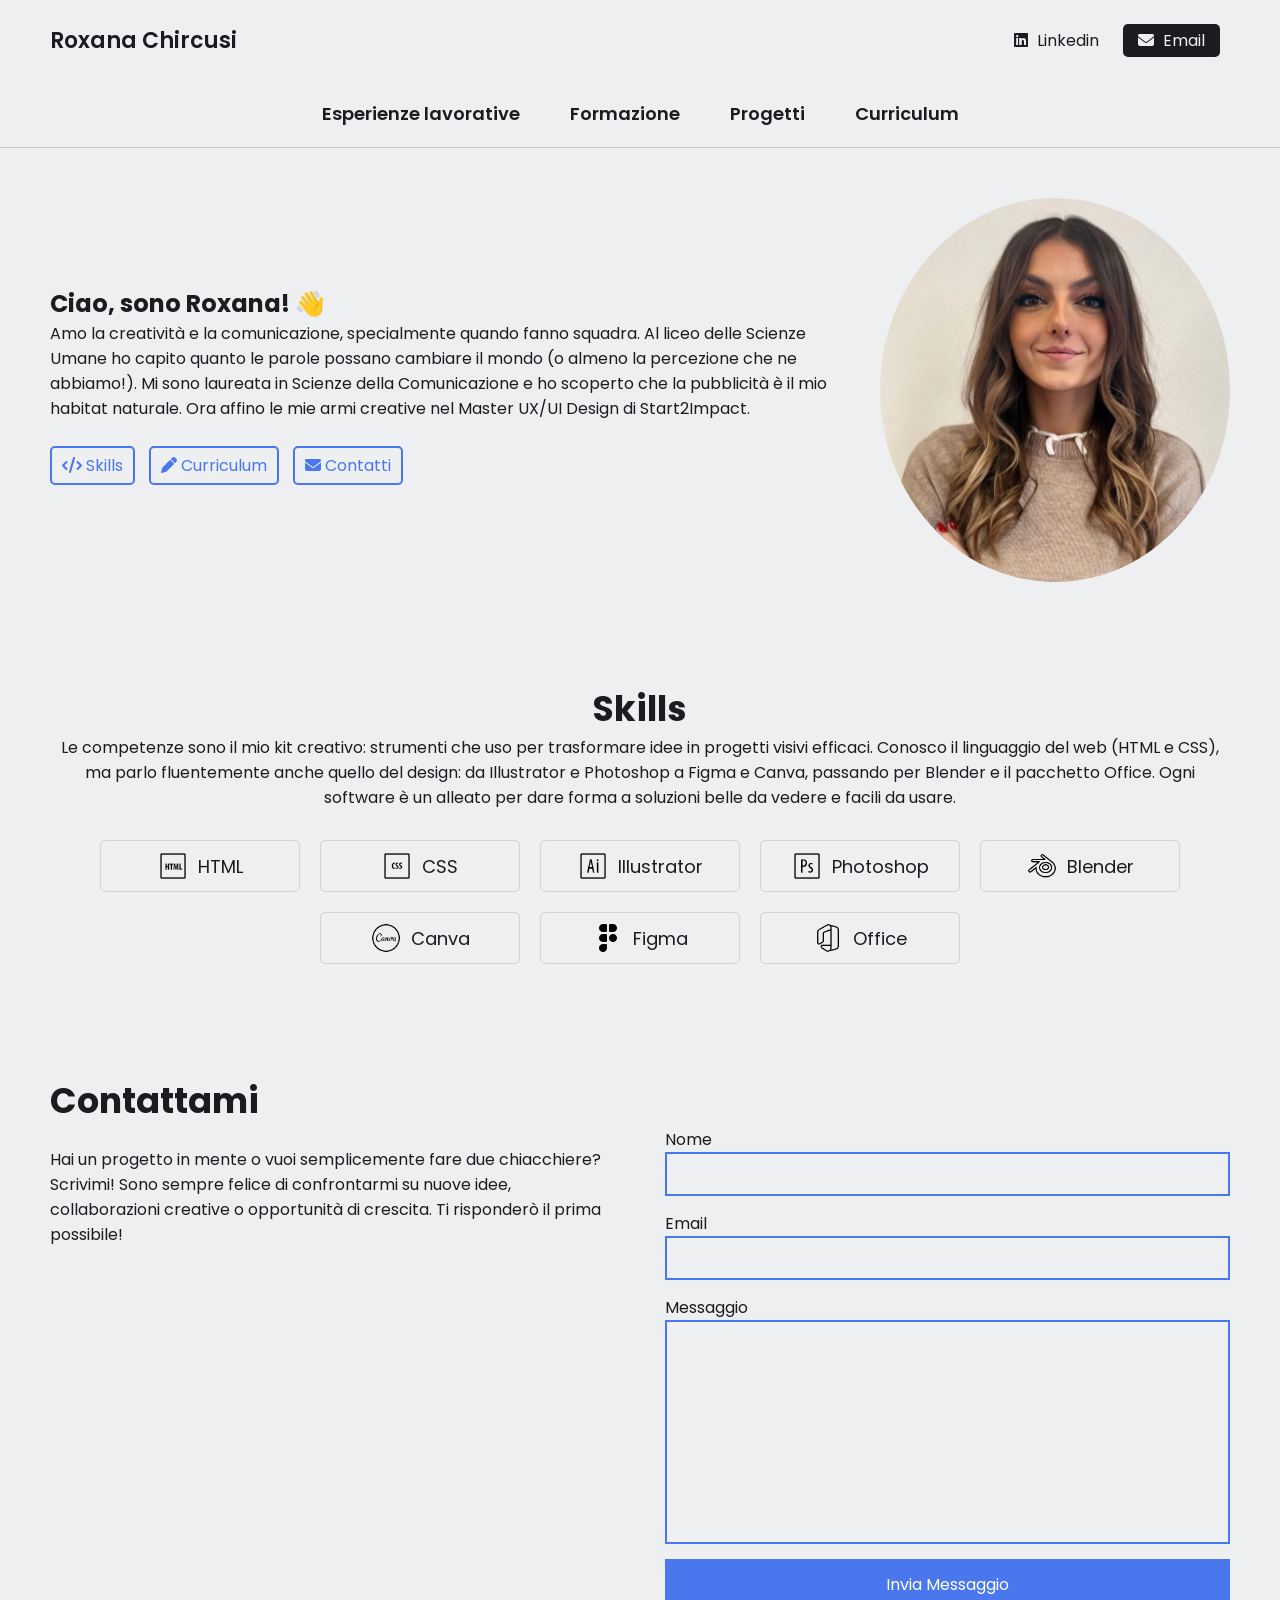
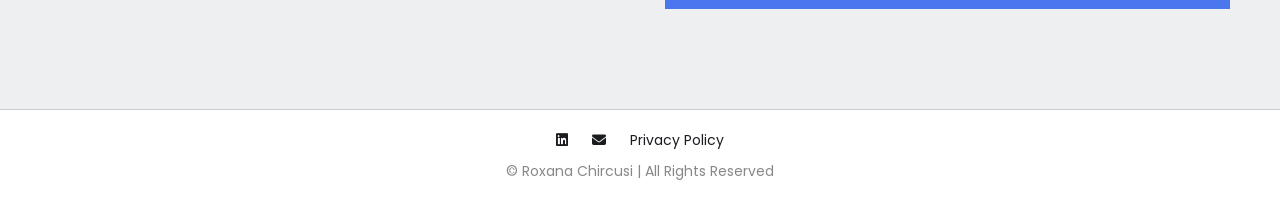
<file: index.html>
<!DOCTYPE html>
<html lang="en">
<head>
  <meta charset="UTF-8">
  <meta http-equiv="X-UA-Compatible" content="IE=edge">
  <meta name="viewport" content="width=device-width, initial-scale=1.0">
  <!-- Open Graph -->
<meta property="og:title" content="Portfolio di Roxana Chircusi" />
<meta property="og:description" content="Scopri i miei progetti, le mie competenze e il mio percorso nel mondo del design e della comunicazione." />
<meta property="og:type" content="website" />
<meta property="og:url" content="https://roxanachircusi.github.io/2025Portfolio/" />
<meta property="og:image" content="https://roxanachircusi.github.io/2025Portfolio/Assets/anteprima.png" />
<meta property="og:site_name" content="Portfolio Roxana 2025" />
<meta name="description" content="Il portfolio di Roxana Chircusi: design, comunicazione e creatività in un unico spazio digitale.">


  <link rel="preconnect" href="https://fonts.googleapis.com">
  <link rel="preconnect" href="https://fonts.gstatic.com" crossorigin>
  <link href="https://fonts.googleapis.com/css2?family=Poppins:wght@400;600&display=swap" rel="stylesheet">

  <link rel="stylesheet" href="https://cdnjs.cloudflare.com/ajax/libs/font-awesome/6.4.0/css/all.min.css" integrity="sha512-iecdLmaskl7CVkqkXNQ/ZH/XLlvWZOJyj7Yy7tcenmpD1ypASozpmT/E0iPtmFIB46ZmdtAc9eNBvH0H/ZpiBw==" crossorigin="anonymous" referrerpolicy="no-referrer" />

  <link rel="stylesheet" href="Styles/styles.css">

  <title>Portfolio di Roxana Chircusi</title>
  <link rel="icon" type="image/ico" href="Assets/R.ico">

</head>

<body>
  
  <!-- NAVBAR -->
  <nav>
    <div class="left">
      <a href="index.html">Roxana Chircusi</a>
    </div>
       
  
    <div class="right">
      
      <a href="https://www.linkedin.com/in/roxana-chircusi-b26885238/" target="_blank" rel="noopener noreferrer">
        <i class="fa-brands fa-linkedin"></i>
        <span>Linkedin</span>
      </a>
      
      <a href="mailto:roxanachircusi@icloud.com">
        <i class="fa-solid fa-envelope"></i>
        <span>Email</span>
      </a>
    </div>
  </nav>

  <div class="central-menu-wrapper">
    <button class="central-menu-toggle" aria-label="Apri menu">
      <i class="fa-solid fa-bars"></i>
    </button>
    <div class="central-menu">
      <a href="esperienze.html">Esperienze lavorative</a>
      <a href="formazione.html">Formazione</a>
      <a href="progetti.html">Progetti</a>
      <a href="curriculum.html">Curriculum</a>

    </div>
  </div>
  
  <main>
    <!-- SECTION 1: Hero -->
    <section class="hero-section">
      <div class="text">
        <h1>Ciao, sono Roxana! 👋</h1>
        <p>Amo la creatività e la comunicazione, specialmente quando fanno squadra.
            Al liceo delle Scienze Umane ho capito quanto le parole possano cambiare il mondo (o almeno la percezione che ne abbiamo!).
            Mi sono laureata in Scienze della Comunicazione e ho scoperto che la pubblicità è il mio habitat naturale.
            Ora affino le mie armi creative nel Master UX/UI Design di Start2Impact.</p>

        <div class="links">
          <a href="#skills">
            <i class="fa-solid fa-code"></i>
            <span>Skills</span>
          </a>
          
          <a href="curriculum.html">
            <i class="fa-solid fa-pen"></i>
            <span>Curriculum</span>
          </a>
          
          <a href="#contact">
            <i class="fa-solid fa-envelope"></i>
            <span>Contatti</span>
          </a>
        </div>
      </div>

      <div class="headshot">
        <img src="Assets/foto.png" alt="foto Roxana Chircusi">
      </div>
    </section>

    <!-- SECTION 2: Skills -->
    <section id="skills" class="skills-section">
      <h2>Skills</h2>
      <div class="text">
        Le competenze sono il mio kit creativo: strumenti che uso per trasformare idee in progetti visivi efficaci.
        Conosco il linguaggio del web (HTML e CSS), ma parlo fluentemente anche quello del design: da Illustrator e Photoshop a Figma e Canva, passando per Blender e il pacchetto Office.
        Ogni software è un alleato per dare forma a soluzioni belle da vedere e facili da usare.
      </div>

      <div class="cells">
        <div class="cell">
          <img src="Assets/iconahtml.png" alt="html logo">
          <span>HTML</span>
        </div>
        
        <div class="cell">
          <img src="Assets/iconacss.png" alt="css logo">
          <span>CSS</span>
        </div>
        
        <div class="cell">
          <img src="Assets/iconaillustrator.png" alt="Illustrator logo">
          <span>Illustrator</span>
        </div>
        
        <div class="cell">
          <img src="Assets/iconaphotoshop.png" alt="Photoshop logo">
          <span>Photoshop</span>
        </div>
        
        <div class="cell">
          <img src="Assets/iconablender.png" alt="Blender Logo">
          <span>Blender</span>
        </div>

        <div class="cell">
            <img src="Assets/iconacanva.png" alt="Canva Logo">
            <span>Canva</span>
          </div>

          <div class="cell">
            <img src="Assets/iconafigma.png" alt="Figma Logo">
            <span>Figma</span>
          </div>

          <div class="cell">
            <img src="Assets/iconaoffice.png" alt="Office Logo">
            <span>Office</span>
          </div>
      </div>
    </section>

    <!-- SECTION 4: Contact -->
    <section id="contact" class="contact-section">
      <h2>Contattami</h2>

      <div class="group">
        <div class="text">
            Hai un progetto in mente o vuoi semplicemente fare due chiacchiere?
            Scrivimi! Sono sempre felice di confrontarmi su nuove idee, collaborazioni creative o opportunità di crescita.
            Ti risponderò il prima possibile!
        </div>

        <form id="contactForm">
          <label for="name">Nome</label>
          <input type="text" id="name" required>

          <label for="email">Email</label>
          <input type="email" id="email" required>

          <label for="message">Messaggio</label>
          <textarea id="message" cols="30" rows="10" required></textarea>
  
          <button type="submit">Invia Messaggio</button>
        </form>
      </div>
    </section>
  </main>


  <!--collegamento menu-toggle.js-->
  <script src="Assets/js/menu-toggle.js"></script> 
  <script src="Assets/js/form.js"></script>

</body>
<footer class="site-footer">
    <div class="footer-links">
      <a href="https://www.linkedin.com/in/roxana-chircusi-b26885238/" target="_blank" rel="noopener noreferrer">
        <i class="fa-brands fa-linkedin"></i>
      </a>
      <a href="mailto:roxanachircusi@icloud.com">
        <i class="fa-solid fa-envelope"></i>
      </a>
      <a href="privacy.html">Privacy Policy</a>
    </div>
    <div class="footer-copy">
      &copy; Roxana Chircusi | All Rights Reserved
    </div>
  </footer>
  
</html>
</file>
<file: Styles/styles.css>
:root {
  --text-color: #1a1c20;
  --link-color: #4a76ee;
  --background-color: #eeeff1;
}

:root {
  --text-color: #1a1c20;
  --link-color: #4a76ee;
  --background-color: #eeeff1;
}

* {
  margin: 0;
  padding: 0;
  -webkit-box-sizing: border-box;
          box-sizing: border-box;
}

html {
  scroll-behavior: smooth;
}

body {
  font-family: 'Poppins', sans-serif;
  color: var(--text-color);
  background-color: var(--background-color);
  max-width: 1400px;
  margin: 0 auto;
}

a {
  color: var(--link-color);
  text-decoration: none;
}

/* NAVBAR */
nav {
  display: -webkit-box;
  display: -ms-flexbox;
  display: flex;
  -webkit-box-pack: justify;
      -ms-flex-pack: justify;
          justify-content: space-between;
  -webkit-box-align: center;
      -ms-flex-align: center;
          align-items: center;
  padding: 0 50px;
  height: 80px;
}

nav .left a {
  color: var(--text-color);
  font-size: 22px;
  font-weight: 600;
}

nav .right a {
  color: var(--text-color);
  margin: 0 10px;
}

nav .right a:last-child {
  color: var(--background-color);
  background-color: var(--text-color);
  padding: 5px 15px;
  border-radius: 5px;
}

nav .right a span {
  margin-left: 5px;
}

/* SECTION 1: Hero */
.hero-section {
  display: -webkit-box;
  display: -ms-flexbox;
  display: flex;
  -webkit-box-pack: justify;
      -ms-flex-pack: justify;
          justify-content: space-between;
  -webkit-box-align: center;
      -ms-flex-align: center;
          align-items: center;
  padding: 0 50px;
  margin: 50px 0;
  margin-bottom: 100px;
  gap: 40px;
}

.hero-section .text {
  -webkit-box-flex: 5;
      -ms-flex: 5;
          flex: 5;
}

.hero-section .text h2 {
  font-size: 45px;
}

.hero-section .text .links {
  margin-top: 25px;
}

.hero-section .text .links a {
  display: inline-block;
  padding: 5px 10px;
  border: 2px solid var(--link-color);
  border-radius: 5px;
  margin-right: 10px;
  margin-bottom: 10px;
  -webkit-transition: .1s;
  transition: .1s;
}

.hero-section .text .links a:hover {
  color: var(--text-color);
  border: 2px solid var(--text-color);
}

.hero-section .headshot {
  -webkit-box-flex: 2;
      -ms-flex: 2;
          flex: 2;
  display: -webkit-box;
  display: -ms-flexbox;
  display: flex;
  -webkit-box-pack: right;
      -ms-flex-pack: right;
          justify-content: right;
}

.hero-section .headshot img {
  width: 350px;
  border-radius: 50%;
}

/* SECTION 2: Skills */
.skills-section {
  padding: 0 50px;
  margin-bottom: 100px;
}

.skills-section h2 {
  text-align: center;
  font-size: 35px;
}

.skills-section .text {
  text-align: center;
  margin-bottom: 20px;
}

.skills-section .cells {
  display: -webkit-box;
  display: -ms-flexbox;
  display: flex;
  -webkit-box-pack: center;
      -ms-flex-pack: center;
          justify-content: center;
  -ms-flex-wrap: wrap;
      flex-wrap: wrap;
}

.skills-section .cells .cell {
  display: -webkit-box;
  display: -ms-flexbox;
  display: flex;
  -webkit-box-pack: center;
      -ms-flex-pack: center;
          justify-content: center;
  -webkit-box-align: center;
      -ms-flex-align: center;
          align-items: center;
  gap: 10px;
  width: 200px;
  padding: 10px 20px;
  margin: 10px;
  border: 1.5px solid #d3d3d3;
  border-radius: 5px;
}

.skills-section .cells .cell img {
  width: 30px;
  height: 30px;
  -o-object-fit: contain;
     object-fit: contain;
  border-radius: 2px;
}

.skills-section .cells .cell span {
  font-size: 18px;
}

/* SECTION 3: Testimony */
.testimony-section {
  padding: 0 50px;
  margin-bottom: 100px;
}

.testimony-section h2 {
  font-size: 35px;
  margin-bottom: 30px;
}

.testimony-section .group {
  display: -webkit-box;
  display: -ms-flexbox;
  display: flex;
  -webkit-box-align: center;
      -ms-flex-align: center;
          align-items: center;
  gap: 50px;
}

.testimony-section .group .person-details {
  text-align: center;
  -webkit-box-flex: 2;
      -ms-flex: 2;
          flex: 2;
}

.testimony-section .group .person-details img {
  width: 200px;
  aspect-ratio: 1 / 1;
  -o-object-fit: cover;
     object-fit: cover;
  border-radius: 50%;
  margin-bottom: 10px;
}

.testimony-section .group .person-details p {
  font-weight: 600;
}

.testimony-section .group .person-details p:last-child {
  font-weight: normal;
}

.testimony-section .group .text {
  -webkit-box-flex: 8;
      -ms-flex: 8;
          flex: 8;
}

/* SECTION 4: Contact */
.contact-section {
  padding: 0 50px;
  margin-bottom: 100px;
}

.contact-section h2 {
  font-size: 35px;
}

.contact-section .group {
  display: -webkit-box;
  display: -ms-flexbox;
  display: flex;
  gap: 50px;
}

.contact-section .group .text {
  -webkit-box-flex: 3;
      -ms-flex: 3;
          flex: 3;
  margin-top: 20px;
}

.contact-section .group form {
  -webkit-box-flex: 3;
      -ms-flex: 3;
          flex: 3;
  display: -webkit-box;
  display: -ms-flexbox;
  display: flex;
  -webkit-box-orient: vertical;
  -webkit-box-direction: normal;
      -ms-flex-direction: column;
          flex-direction: column;
}

.contact-section .group form input,
.contact-section .group form textarea {
  font-family: 'Poppins', sans-serif;
  border: 2px solid var(--link-color);
  background-color: transparent;
  padding: 10px;
  margin-bottom: 15px;
  outline: none;
  resize: none;
}

.contact-section .group form button {
  font-size: 16px;
  font-family: 'Poppins', sans-serif;
  color: #fff;
  background-color: var(--link-color);
  border: none;
  height: 50px;
  cursor: pointer;
  -webkit-transition: .1s;
  transition: .1s;
}

.contact-section .group form button:hover {
  -webkit-filter: brightness(0.9);
          filter: brightness(0.9);
}

@media (max-width: 850px) {
  /* SECTION 1: Hero */
  .hero-section .text h2 {
    font-size: 35px;
  }
}

@media (max-width: 740px) {
  /* SECTION 1: Hero */
  .hero-section {
    -webkit-box-orient: vertical;
    -webkit-box-direction: reverse;
        -ms-flex-direction: column-reverse;
            flex-direction: column-reverse;
  }
  .hero-section .headshot img {
    width: 300px;
  }
  /* SECTION 3: Testimony */
  .testimony-section {
    text-align: center;
  }
  .testimony-section .group {
    -webkit-box-orient: vertical;
    -webkit-box-direction: normal;
        -ms-flex-direction: column;
            flex-direction: column;
  }
  /* SECTION 4: Contact */
  .contact-section .group {
    -webkit-box-orient: vertical;
    -webkit-box-direction: normal;
        -ms-flex-direction: column;
            flex-direction: column;
  }
}

@media (max-width: 600px) {
  /* NAVBAR */
  nav {
    padding: 0 20px;
  }
  nav .right a {
    font-size: 22px;
  }
  nav .right a:last-child {
    color: var(--text-color);
    background-color: transparent;
    padding: 0;
  }
  nav .right a span {
    display: none;
  }
  /* SECTION 1: Hero */
  .hero-section {
    padding: 0 20px;
  }
  .hero-section .text h2 {
    font-size: 30px;
  }
  /* SECTION 2: Skills */
  .skills-section {
    padding: 0 20px;
  }
  .skills-section .cells .cell span {
    font-size: 16px;
  }
  /*Contatti */
  .contact-section {
    padding: 0 20px;
  }
}

/*Menu hamburger*/
.central-menu-wrapper {
  position: relative;
  background-color: #eeeff1;
  border-bottom: 1px solid #ccc;
  z-index: 999;
}

.central-menu {
  display: -webkit-box;
  display: -ms-flexbox;
  display: flex;
  -webkit-box-pack: center;
      -ms-flex-pack: center;
          justify-content: center;
  gap: 30px;
  padding: 15px 0;
  font-weight: 600;
  font-size: 18px;
}

.central-menu a {
  color: var(--text-color);
  text-decoration: none;
  padding: 5px 10px;
  border-radius: 5px;
  -webkit-transition: background-color 0.2s;
  transition: background-color 0.2s;
}

.central-menu a:hover {
  background-color: var(--background-color);
}

.central-menu-toggle {
  display: none;
  background: none;
  border: none;
  font-size: 26px;
  padding: 10px 20px;
  cursor: pointer;
  color: var(--text-color);
}

@media (max-width: 740px) {
  .central-menu {
    display: none;
    -webkit-box-orient: vertical;
    -webkit-box-direction: normal;
        -ms-flex-direction: column;
            flex-direction: column;
    -webkit-box-align: center;
        -ms-flex-align: center;
            align-items: center;
    gap: 15px;
    padding: 10px 0;
    position: -webkit-sticky;
    position: sticky;
    top: 80px;
    /* navbar height */
    background-color: var(--background-color);
    border-top: 1px solid #ccc;
  }
  .central-menu.show {
    display: -webkit-box;
    display: -ms-flexbox;
    display: flex;
  }
  .central-menu-toggle {
    display: block;
    position: -webkit-sticky;
    position: sticky;
    top: 80px;
    z-index: 1001;
    background-color: var(--background-color);
    border-bottom: 1px solid #ccc;
    width: 100%;
    text-align: right;
  }
}

/*Esperienze Lavorative */
.experience {
  padding: 0 50px;
  margin-top: 60px;
  margin-bottom: 100px;
}

.experience .heading {
  text-align: center;
  font-size: 35px;
  margin-bottom: 50px;
}

.experience .heading span {
  color: var(--link-color);
}

.timeline {
  position: relative;
  margin: 0 auto;
  padding-left: 25px;
  border-left: 3px solid var(--link-color);
  max-width: 900px;
}

.timeline-item {
  position: relative;
  margin-bottom: 50px;
  padding-left: 20px;
}

.timeline-dot {
  position: absolute;
  left: -11px;
  top: 5px;
  width: 20px;
  height: 20px;
  background-color: var(--link-color);
  border-radius: 50%;
  border: 3px solid white;
  -webkit-box-shadow: 0 0 0 2px var(--link-color);
          box-shadow: 0 0 0 2px var(--link-color);
}

.timeline-date {
  font-size: 14px;
  color: #888;
  margin-bottom: 5px;
}

.timeline-content h3 {
  font-size: 20px;
  font-weight: 600;
  margin-bottom: 10px;
  color: var(--text-color);
}

.timeline-content p {
  font-size: 16px;
  color: var(--text-color);
  line-height: 1.6;
}

/* Responsive */
@media (max-width: 740px) {
  .experience {
    padding: 0 20px;
  }
  .timeline {
    padding-left: 20px;
  }
  .timeline-item {
    padding-left: 15px;
  }
  .timeline-dot {
    left: -13px;
  }
}

/*footer*/
.site-footer {
  background-color: #fff;
  border-top: 1px solid #ccc;
  padding: 20px 0;
  text-align: center;
  font-size: 14px;
  color: var(--text-color);
}

.site-footer .footer-links {
  margin-bottom: 10px;
}

.site-footer .footer-links a {
  color: var(--text-color);
  margin: 0 10px;
  -webkit-transition: color 0.2s;
  transition: color 0.2s;
}

.site-footer .footer-links a:hover {
  color: var(--link-color);
}

.site-footer .footer-copy {
  color: #888;
}

/*privacy*/
.privacy-section {
  max-width: 800px;
  padding: 60px 50px;
  margin: 0 auto 100px;
  font-size: 16px;
  line-height: 1.7;
}

.privacy-section h1 {
  font-size: 35px;
  margin-bottom: 30px;
  text-align: center;
}

.privacy-section h2 {
  font-size: 22px;
  margin-top: 30px;
  margin-bottom: 10px;
  color: var(--link-color);
}

/*progetti*/
/* PROGETTI */
.projects-section {
  padding: 60px 50px;
  max-width: 1200px;
  margin: 0 auto 100px;
}

.projects-section h2 {
  text-align: center;
  font-size: 35px;
  margin-bottom: 40px;
}

.projects-grid {
  display: -webkit-box;
  display: -ms-flexbox;
  display: flex;
  -ms-flex-wrap: wrap;
      flex-wrap: wrap;
  gap: 30px;
  -webkit-box-pack: center;
      -ms-flex-pack: center;
          justify-content: center;
}

.project-box {
  background-color: #fff;
  border: 1px solid #ccc;
  border-radius: 10px;
  overflow: hidden;
  width: 300px;
  -webkit-box-shadow: 0 2px 5px rgba(0, 0, 0, 0.05);
          box-shadow: 0 2px 5px rgba(0, 0, 0, 0.05);
  display: -webkit-box;
  display: -ms-flexbox;
  display: flex;
  -webkit-box-orient: vertical;
  -webkit-box-direction: normal;
      -ms-flex-direction: column;
          flex-direction: column;
}

.project-box img {
  width: 100%;
  height: 200px;
  -o-object-fit: cover;
     object-fit: cover;
}

.project-box .project-content {
  padding: 20px;
  -webkit-box-flex: 1;
      -ms-flex-positive: 1;
          flex-grow: 1;
  display: -webkit-box;
  display: -ms-flexbox;
  display: flex;
  -webkit-box-orient: vertical;
  -webkit-box-direction: normal;
      -ms-flex-direction: column;
          flex-direction: column;
  -webkit-box-pack: justify;
      -ms-flex-pack: justify;
          justify-content: space-between;
}

.project-box h3 {
  margin: 0 0 10px;
  font-size: 20px;
}

.project-box p {
  font-size: 14px;
  color: #555;
  margin-bottom: 15px;
}

.project-box a {
  display: inline-block;
  margin-top: auto;
  background-color: var(--link-color);
  color: #fff;
  padding: 10px 15px;
  text-align: center;
  border-radius: 5px;
  font-weight: 600;
  text-decoration: none;
}

.project-box a:hover {
  -webkit-filter: brightness(0.9);
          filter: brightness(0.9);
}
/*# sourceMappingURL=styles.css.map */
</file>
